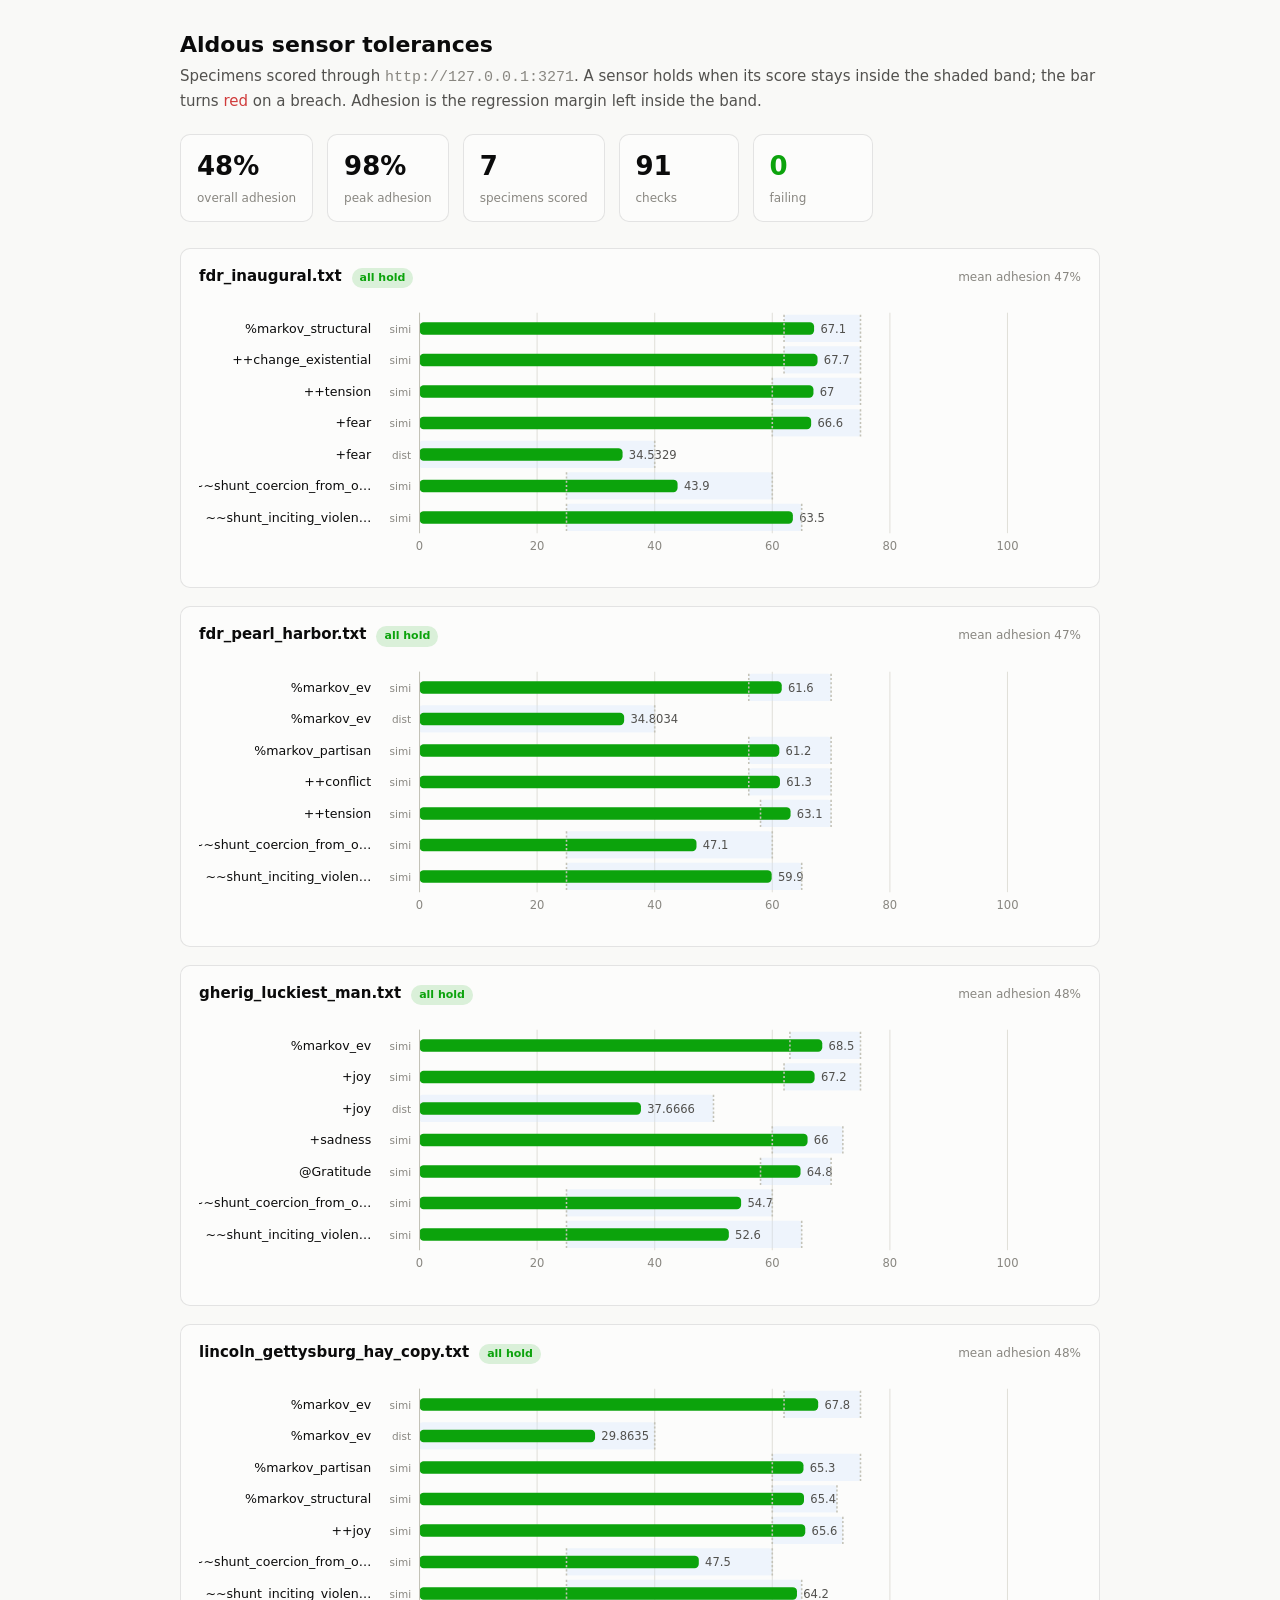
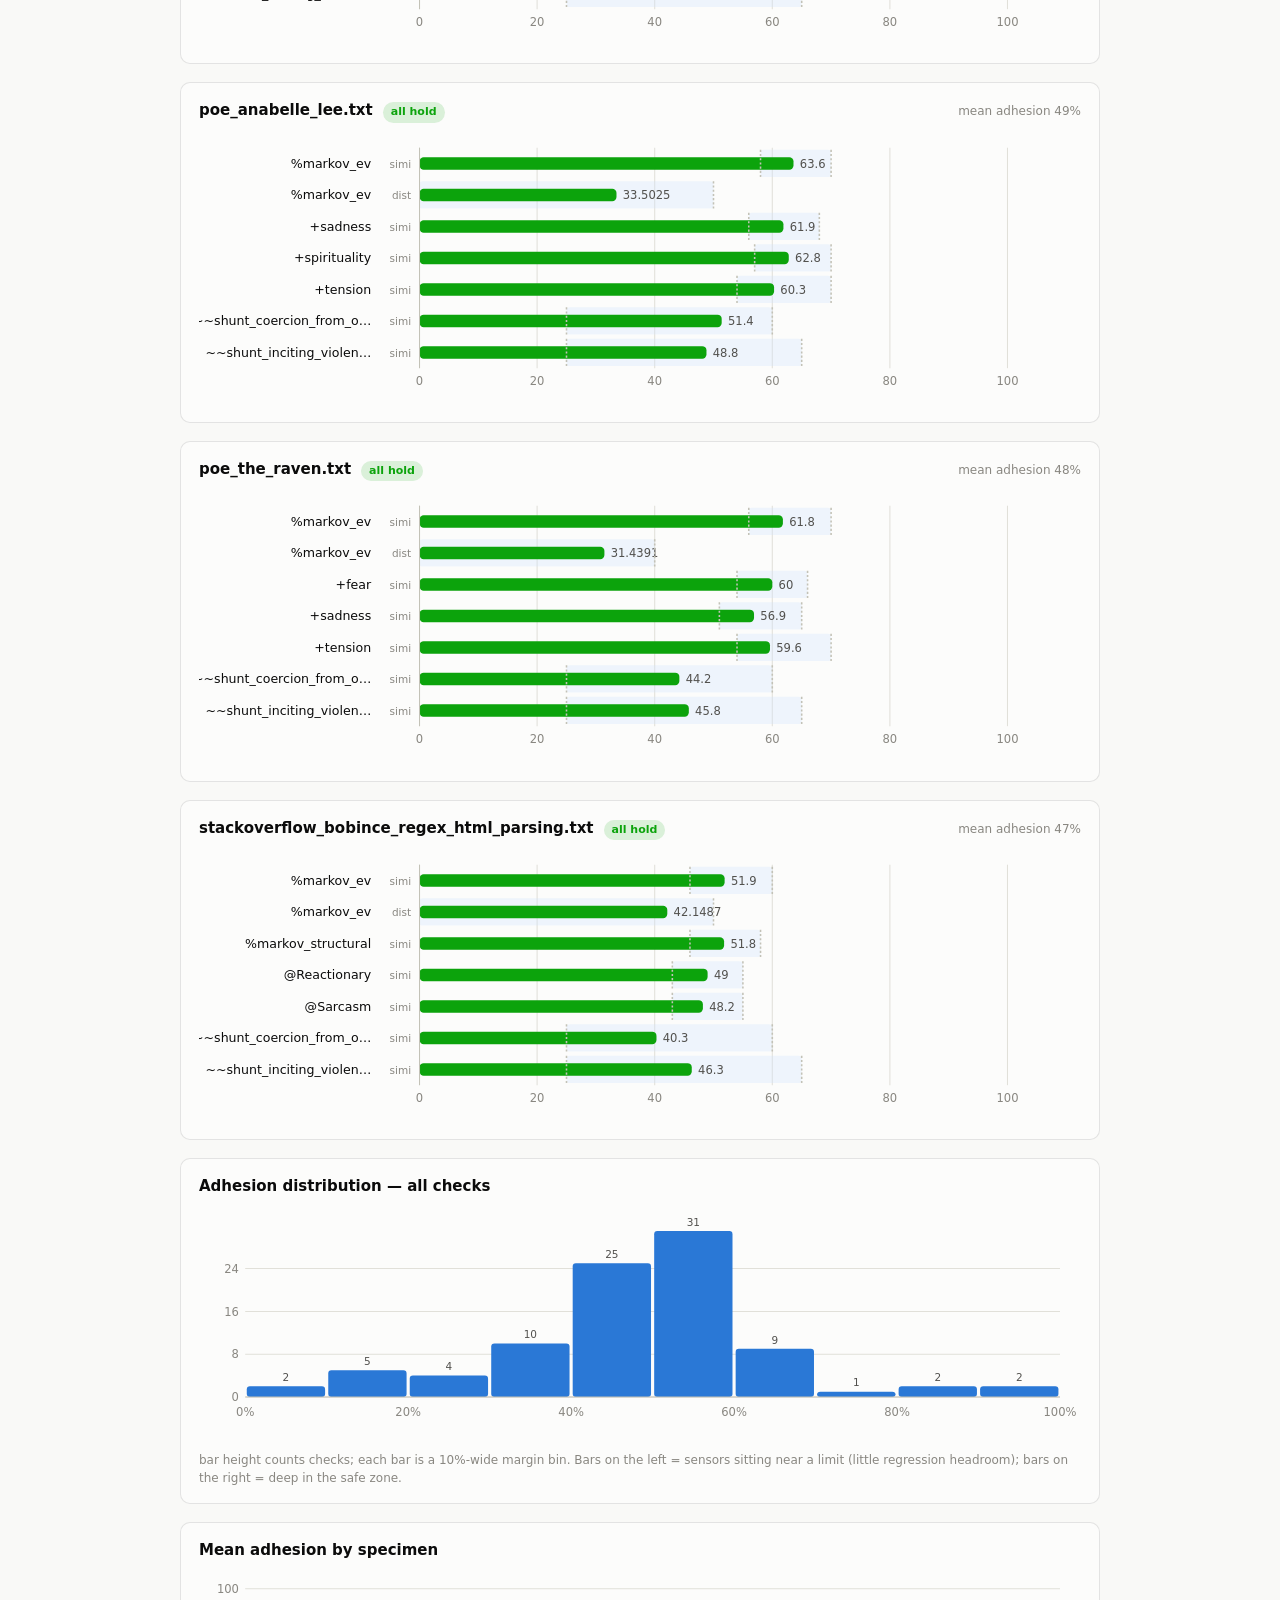
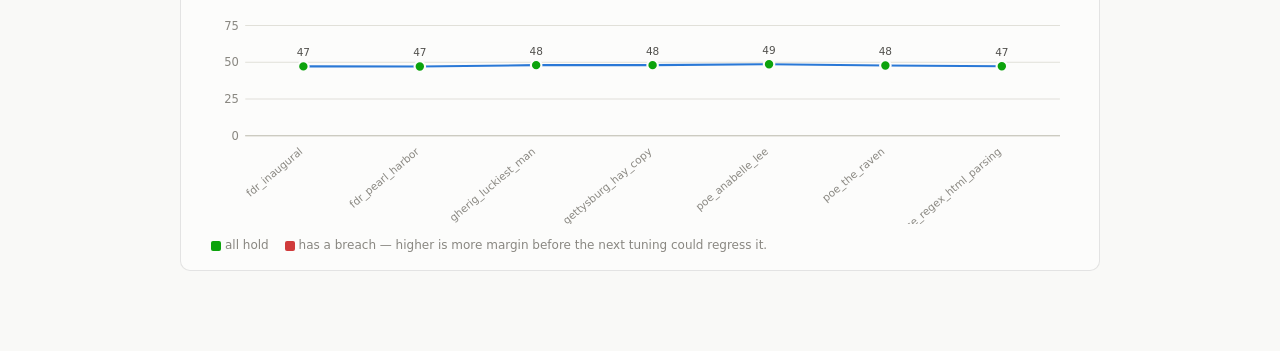
<file: train/tests/release-benchmarks/sensor-benchmarks.html>
<!doctype html><html lang="en"><head><meta charset="utf-8">
<meta name="viewport" content="width=device-width,initial-scale=1">
<title>Aldous sensor tolerances</title>
<style>
  :root { --surface-1:#fcfcfb; --plane:#f9f9f7;
  --ink:#0b0b0b; --ink-2:#52514e; --muted:#898781;
  --grid:#e1e0d9; --axis:#c3c2b7; --border:rgba(11,11,11,.10);
  --series-1:#2a78d6; --band:#cde2fb;
  --good:#0ca30c; --critical:#d03b3b; --warning:#eda100; }
  @media (prefers-color-scheme: dark) { :root { --surface-1:#1a1a19; --plane:#0d0d0d;
    --ink:#fff; --ink-2:#c3c2b7; --muted:#898781;
    --grid:#2c2c2a; --axis:#383835; --border:rgba(255,255,255,.10);
    --series-1:#3987e5; --band:#184f95;
    --good:#0ca30c; --critical:#e34948; --warning:#c98500; } }
  * { box-sizing: border-box; }
  body { margin:0; background:var(--plane); color:var(--ink);
    font:15px/1.5 system-ui,-apple-system,'Segoe UI',sans-serif; }
  .wrap { max-width: 960px; margin:0 auto; padding:28px 20px 64px; }
  h1 { font-size:22px; margin:0 0 4px; }
  .lede { color:var(--ink-2); margin:0 0 22px; }
  .lede code { color:var(--muted); }
  .kpis { display:flex; gap:14px; flex-wrap:wrap; margin:0 0 26px; }
  .kpi { background:var(--surface-1); border:1px solid var(--border); border-radius:10px;
    padding:12px 16px; min-width:120px; }
  .kpi b { display:block; font-size:26px; font-variant-numeric:tabular-nums; }
  .kpi span { color:var(--muted); font-size:12px; }
  .card { background:var(--surface-1); border:1px solid var(--border); border-radius:10px;
    padding:16px 18px; margin:0 0 18px; }
  .card h2 { font-size:15px; margin:0 0 10px; display:flex; align-items:baseline;
    gap:10px; flex-wrap:wrap; }
  .scroll { overflow-x:auto; }
  .sub { color:var(--muted); font-size:12px; font-weight:400; margin-left:auto; }
  .pill { font-size:11px; font-weight:600; padding:2px 8px; border-radius:999px; }
  .pill.ok { color:var(--good); background:color-mix(in srgb,var(--good) 14%,transparent); }
  .pill.bad { color:var(--critical); background:color-mix(in srgb,var(--critical) 14%,transparent); }
  .skip { color:var(--warning); font-size:12px; font-weight:400; }
  .legend { color:var(--muted); font-size:12px; margin:6px 0 0; }
  .sw { display:inline-block; width:10px; height:10px; border-radius:2px; vertical-align:middle;
    margin:0 4px 0 12px; }
</style></head><body><div class="wrap">
<h1>Aldous sensor tolerances</h1>
<p class="lede">Specimens scored through <code>http://127.0.0.1:3271</code>. A sensor
holds when its score stays inside the shaded band; the bar turns
<span style="color:var(--critical)">red</span> on a breach. Adhesion is the
regression margin left inside the band.</p>
<div class="kpis">
  <div class="kpi"><b>48%</b><span>overall adhesion</span></div>
  <div class="kpi"><b>98%</b><span>peak adhesion</span></div>
  <div class="kpi"><b>7</b><span>specimens scored</span></div>
  <div class="kpi"><b>91</b><span>checks</span></div>
  <div class="kpi"><b style="color:var(--good)">0</b>
    <span>failing</span></div>
</div>

<section class="card"><h2>fdr_inaugural.txt <span class="pill ok">all hold</span><span class="sub">mean adhesion 47%</span></h2><div class="scroll"><svg viewBox="0 0 840 254" width="100%" preserveAspectRatio="xMidYMid meet" font-family="system-ui,-apple-system,'Segoe UI',sans-serif" role="img"><line x1="210.0" y1="14" x2="210.0" y2="224" stroke="var(--grid)" stroke-width="1"/><text x="210.0" y="240" fill="var(--muted)" font-size="11" text-anchor="middle" style="font-variant-numeric:tabular-nums">0</text><line x1="322.0" y1="14" x2="322.0" y2="224" stroke="var(--grid)" stroke-width="1"/><text x="322.0" y="240" fill="var(--muted)" font-size="11" text-anchor="middle" style="font-variant-numeric:tabular-nums">20</text><line x1="434.0" y1="14" x2="434.0" y2="224" stroke="var(--grid)" stroke-width="1"/><text x="434.0" y="240" fill="var(--muted)" font-size="11" text-anchor="middle" style="font-variant-numeric:tabular-nums">40</text><line x1="546.0" y1="14" x2="546.0" y2="224" stroke="var(--grid)" stroke-width="1"/><text x="546.0" y="240" fill="var(--muted)" font-size="11" text-anchor="middle" style="font-variant-numeric:tabular-nums">60</text><line x1="658.0" y1="14" x2="658.0" y2="224" stroke="var(--grid)" stroke-width="1"/><text x="658.0" y="240" fill="var(--muted)" font-size="11" text-anchor="middle" style="font-variant-numeric:tabular-nums">80</text><line x1="770.0" y1="14" x2="770.0" y2="224" stroke="var(--grid)" stroke-width="1"/><text x="770.0" y="240" fill="var(--muted)" font-size="11" text-anchor="middle" style="font-variant-numeric:tabular-nums">100</text><rect x="557.2" y="16.0" width="72.8" height="26.0" fill="var(--band)" opacity=".30" rx="3"/><rect x="210" y="23.0" width="375.8" height="12" rx="4" fill="var(--good)"/><text x="591.8" y="33.0" fill="var(--ink-2)" font-size="11" style="font-variant-numeric:tabular-nums">67.1</text><line x1="557.2" y1="16.0" x2="557.2" y2="42.0" stroke="var(--axis)" stroke-width="1.5" stroke-dasharray="2 2"/><line x1="630.0" y1="16.0" x2="630.0" y2="42.0" stroke="var(--axis)" stroke-width="1.5" stroke-dasharray="2 2"/><text x="164" y="33.0" fill="var(--ink)" font-size="12" text-anchor="end"><title>%markov_structural</title>%markov_structural</text><text x="202" y="33.0" fill="var(--muted)" font-size="10" text-anchor="end">simi</text><rect x="557.2" y="46.0" width="72.8" height="26.0" fill="var(--band)" opacity=".30" rx="3"/><rect x="210" y="53.0" width="379.1" height="12" rx="4" fill="var(--good)"/><text x="595.1" y="63.0" fill="var(--ink-2)" font-size="11" style="font-variant-numeric:tabular-nums">67.7</text><line x1="557.2" y1="46.0" x2="557.2" y2="72.0" stroke="var(--axis)" stroke-width="1.5" stroke-dasharray="2 2"/><line x1="630.0" y1="46.0" x2="630.0" y2="72.0" stroke="var(--axis)" stroke-width="1.5" stroke-dasharray="2 2"/><text x="164" y="63.0" fill="var(--ink)" font-size="12" text-anchor="end"><title>++change_existential</title>++change_existential</text><text x="202" y="63.0" fill="var(--muted)" font-size="10" text-anchor="end">simi</text><rect x="546.0" y="76.0" width="84.0" height="26.0" fill="var(--band)" opacity=".30" rx="3"/><rect x="210" y="83.0" width="375.2" height="12" rx="4" fill="var(--good)"/><text x="591.2" y="93.0" fill="var(--ink-2)" font-size="11" style="font-variant-numeric:tabular-nums">67</text><line x1="546.0" y1="76.0" x2="546.0" y2="102.0" stroke="var(--axis)" stroke-width="1.5" stroke-dasharray="2 2"/><line x1="630.0" y1="76.0" x2="630.0" y2="102.0" stroke="var(--axis)" stroke-width="1.5" stroke-dasharray="2 2"/><text x="164" y="93.0" fill="var(--ink)" font-size="12" text-anchor="end"><title>++tension</title>++tension</text><text x="202" y="93.0" fill="var(--muted)" font-size="10" text-anchor="end">simi</text><rect x="546.0" y="106.0" width="84.0" height="26.0" fill="var(--band)" opacity=".30" rx="3"/><rect x="210" y="113.0" width="373.0" height="12" rx="4" fill="var(--good)"/><text x="589.0" y="123.0" fill="var(--ink-2)" font-size="11" style="font-variant-numeric:tabular-nums">66.6</text><line x1="546.0" y1="106.0" x2="546.0" y2="132.0" stroke="var(--axis)" stroke-width="1.5" stroke-dasharray="2 2"/><line x1="630.0" y1="106.0" x2="630.0" y2="132.0" stroke="var(--axis)" stroke-width="1.5" stroke-dasharray="2 2"/><text x="164" y="123.0" fill="var(--ink)" font-size="12" text-anchor="end"><title>+fear</title>+fear</text><text x="202" y="123.0" fill="var(--muted)" font-size="10" text-anchor="end">simi</text><rect x="210.0" y="136.0" width="224.0" height="26.0" fill="var(--band)" opacity=".30" rx="3"/><rect x="210" y="143.0" width="193.4" height="12" rx="4" fill="var(--good)"/><text x="409.4" y="153.0" fill="var(--ink-2)" font-size="11" style="font-variant-numeric:tabular-nums">34.5329</text><line x1="434.0" y1="136.0" x2="434.0" y2="162.0" stroke="var(--axis)" stroke-width="1.5" stroke-dasharray="2 2"/><text x="164" y="153.0" fill="var(--ink)" font-size="12" text-anchor="end"><title>+fear</title>+fear</text><text x="202" y="153.0" fill="var(--muted)" font-size="10" text-anchor="end">dist</text><rect x="350.0" y="166.0" width="196.0" height="26.0" fill="var(--band)" opacity=".30" rx="3"/><rect x="210" y="173.0" width="245.8" height="12" rx="4" fill="var(--good)"/><text x="461.8" y="183.0" fill="var(--ink-2)" font-size="11" style="font-variant-numeric:tabular-nums">43.9</text><line x1="350.0" y1="166.0" x2="350.0" y2="192.0" stroke="var(--axis)" stroke-width="1.5" stroke-dasharray="2 2"/><line x1="546.0" y1="166.0" x2="546.0" y2="192.0" stroke="var(--axis)" stroke-width="1.5" stroke-dasharray="2 2"/><text x="164" y="183.0" fill="var(--ink)" font-size="12" text-anchor="end"><title>~~shunt_coercion_from_or_against_guardian</title>~~shunt_coercion_from_o…</text><text x="202" y="183.0" fill="var(--muted)" font-size="10" text-anchor="end">simi</text><rect x="350.0" y="196.0" width="224.0" height="26.0" fill="var(--band)" opacity=".30" rx="3"/><rect x="210" y="203.0" width="355.6" height="12" rx="4" fill="var(--good)"/><text x="571.6" y="213.0" fill="var(--ink-2)" font-size="11" style="font-variant-numeric:tabular-nums">63.5</text><line x1="350.0" y1="196.0" x2="350.0" y2="222.0" stroke="var(--axis)" stroke-width="1.5" stroke-dasharray="2 2"/><line x1="574.0" y1="196.0" x2="574.0" y2="222.0" stroke="var(--axis)" stroke-width="1.5" stroke-dasharray="2 2"/><text x="164" y="213.0" fill="var(--ink)" font-size="12" text-anchor="end"><title>~~shunt_inciting_violent_action</title>~~shunt_inciting_violen…</text><text x="202" y="213.0" fill="var(--muted)" font-size="10" text-anchor="end">simi</text><line x1="210" y1="14" x2="210" y2="224" stroke="var(--axis)" stroke-width="1"/></svg></div></section><section class="card"><h2>fdr_pearl_harbor.txt <span class="pill ok">all hold</span><span class="sub">mean adhesion 47%</span></h2><div class="scroll"><svg viewBox="0 0 840 254" width="100%" preserveAspectRatio="xMidYMid meet" font-family="system-ui,-apple-system,'Segoe UI',sans-serif" role="img"><line x1="210.0" y1="14" x2="210.0" y2="224" stroke="var(--grid)" stroke-width="1"/><text x="210.0" y="240" fill="var(--muted)" font-size="11" text-anchor="middle" style="font-variant-numeric:tabular-nums">0</text><line x1="322.0" y1="14" x2="322.0" y2="224" stroke="var(--grid)" stroke-width="1"/><text x="322.0" y="240" fill="var(--muted)" font-size="11" text-anchor="middle" style="font-variant-numeric:tabular-nums">20</text><line x1="434.0" y1="14" x2="434.0" y2="224" stroke="var(--grid)" stroke-width="1"/><text x="434.0" y="240" fill="var(--muted)" font-size="11" text-anchor="middle" style="font-variant-numeric:tabular-nums">40</text><line x1="546.0" y1="14" x2="546.0" y2="224" stroke="var(--grid)" stroke-width="1"/><text x="546.0" y="240" fill="var(--muted)" font-size="11" text-anchor="middle" style="font-variant-numeric:tabular-nums">60</text><line x1="658.0" y1="14" x2="658.0" y2="224" stroke="var(--grid)" stroke-width="1"/><text x="658.0" y="240" fill="var(--muted)" font-size="11" text-anchor="middle" style="font-variant-numeric:tabular-nums">80</text><line x1="770.0" y1="14" x2="770.0" y2="224" stroke="var(--grid)" stroke-width="1"/><text x="770.0" y="240" fill="var(--muted)" font-size="11" text-anchor="middle" style="font-variant-numeric:tabular-nums">100</text><rect x="523.6" y="16.0" width="78.4" height="26.0" fill="var(--band)" opacity=".30" rx="3"/><rect x="210" y="23.0" width="345.0" height="12" rx="4" fill="var(--good)"/><text x="561.0" y="33.0" fill="var(--ink-2)" font-size="11" style="font-variant-numeric:tabular-nums">61.6</text><line x1="523.6" y1="16.0" x2="523.6" y2="42.0" stroke="var(--axis)" stroke-width="1.5" stroke-dasharray="2 2"/><line x1="602.0" y1="16.0" x2="602.0" y2="42.0" stroke="var(--axis)" stroke-width="1.5" stroke-dasharray="2 2"/><text x="164" y="33.0" fill="var(--ink)" font-size="12" text-anchor="end"><title>%markov_ev</title>%markov_ev</text><text x="202" y="33.0" fill="var(--muted)" font-size="10" text-anchor="end">simi</text><rect x="210.0" y="46.0" width="224.0" height="26.0" fill="var(--band)" opacity=".30" rx="3"/><rect x="210" y="53.0" width="194.9" height="12" rx="4" fill="var(--good)"/><text x="410.9" y="63.0" fill="var(--ink-2)" font-size="11" style="font-variant-numeric:tabular-nums">34.8034</text><line x1="434.0" y1="46.0" x2="434.0" y2="72.0" stroke="var(--axis)" stroke-width="1.5" stroke-dasharray="2 2"/><text x="164" y="63.0" fill="var(--ink)" font-size="12" text-anchor="end"><title>%markov_ev</title>%markov_ev</text><text x="202" y="63.0" fill="var(--muted)" font-size="10" text-anchor="end">dist</text><rect x="523.6" y="76.0" width="78.4" height="26.0" fill="var(--band)" opacity=".30" rx="3"/><rect x="210" y="83.0" width="342.7" height="12" rx="4" fill="var(--good)"/><text x="558.7" y="93.0" fill="var(--ink-2)" font-size="11" style="font-variant-numeric:tabular-nums">61.2</text><line x1="523.6" y1="76.0" x2="523.6" y2="102.0" stroke="var(--axis)" stroke-width="1.5" stroke-dasharray="2 2"/><line x1="602.0" y1="76.0" x2="602.0" y2="102.0" stroke="var(--axis)" stroke-width="1.5" stroke-dasharray="2 2"/><text x="164" y="93.0" fill="var(--ink)" font-size="12" text-anchor="end"><title>%markov_partisan</title>%markov_partisan</text><text x="202" y="93.0" fill="var(--muted)" font-size="10" text-anchor="end">simi</text><rect x="523.6" y="106.0" width="78.4" height="26.0" fill="var(--band)" opacity=".30" rx="3"/><rect x="210" y="113.0" width="343.3" height="12" rx="4" fill="var(--good)"/><text x="559.3" y="123.0" fill="var(--ink-2)" font-size="11" style="font-variant-numeric:tabular-nums">61.3</text><line x1="523.6" y1="106.0" x2="523.6" y2="132.0" stroke="var(--axis)" stroke-width="1.5" stroke-dasharray="2 2"/><line x1="602.0" y1="106.0" x2="602.0" y2="132.0" stroke="var(--axis)" stroke-width="1.5" stroke-dasharray="2 2"/><text x="164" y="123.0" fill="var(--ink)" font-size="12" text-anchor="end"><title>++conflict</title>++conflict</text><text x="202" y="123.0" fill="var(--muted)" font-size="10" text-anchor="end">simi</text><rect x="534.8" y="136.0" width="67.2" height="26.0" fill="var(--band)" opacity=".30" rx="3"/><rect x="210" y="143.0" width="353.4" height="12" rx="4" fill="var(--good)"/><text x="569.4" y="153.0" fill="var(--ink-2)" font-size="11" style="font-variant-numeric:tabular-nums">63.1</text><line x1="534.8" y1="136.0" x2="534.8" y2="162.0" stroke="var(--axis)" stroke-width="1.5" stroke-dasharray="2 2"/><line x1="602.0" y1="136.0" x2="602.0" y2="162.0" stroke="var(--axis)" stroke-width="1.5" stroke-dasharray="2 2"/><text x="164" y="153.0" fill="var(--ink)" font-size="12" text-anchor="end"><title>++tension</title>++tension</text><text x="202" y="153.0" fill="var(--muted)" font-size="10" text-anchor="end">simi</text><rect x="350.0" y="166.0" width="196.0" height="26.0" fill="var(--band)" opacity=".30" rx="3"/><rect x="210" y="173.0" width="263.8" height="12" rx="4" fill="var(--good)"/><text x="479.8" y="183.0" fill="var(--ink-2)" font-size="11" style="font-variant-numeric:tabular-nums">47.1</text><line x1="350.0" y1="166.0" x2="350.0" y2="192.0" stroke="var(--axis)" stroke-width="1.5" stroke-dasharray="2 2"/><line x1="546.0" y1="166.0" x2="546.0" y2="192.0" stroke="var(--axis)" stroke-width="1.5" stroke-dasharray="2 2"/><text x="164" y="183.0" fill="var(--ink)" font-size="12" text-anchor="end"><title>~~shunt_coercion_from_or_against_guardian</title>~~shunt_coercion_from_o…</text><text x="202" y="183.0" fill="var(--muted)" font-size="10" text-anchor="end">simi</text><rect x="350.0" y="196.0" width="224.0" height="26.0" fill="var(--band)" opacity=".30" rx="3"/><rect x="210" y="203.0" width="335.4" height="12" rx="4" fill="var(--good)"/><text x="551.4" y="213.0" fill="var(--ink-2)" font-size="11" style="font-variant-numeric:tabular-nums">59.9</text><line x1="350.0" y1="196.0" x2="350.0" y2="222.0" stroke="var(--axis)" stroke-width="1.5" stroke-dasharray="2 2"/><line x1="574.0" y1="196.0" x2="574.0" y2="222.0" stroke="var(--axis)" stroke-width="1.5" stroke-dasharray="2 2"/><text x="164" y="213.0" fill="var(--ink)" font-size="12" text-anchor="end"><title>~~shunt_inciting_violent_action</title>~~shunt_inciting_violen…</text><text x="202" y="213.0" fill="var(--muted)" font-size="10" text-anchor="end">simi</text><line x1="210" y1="14" x2="210" y2="224" stroke="var(--axis)" stroke-width="1"/></svg></div></section><section class="card"><h2>gherig_luckiest_man.txt <span class="pill ok">all hold</span><span class="sub">mean adhesion 48%</span></h2><div class="scroll"><svg viewBox="0 0 840 254" width="100%" preserveAspectRatio="xMidYMid meet" font-family="system-ui,-apple-system,'Segoe UI',sans-serif" role="img"><line x1="210.0" y1="14" x2="210.0" y2="224" stroke="var(--grid)" stroke-width="1"/><text x="210.0" y="240" fill="var(--muted)" font-size="11" text-anchor="middle" style="font-variant-numeric:tabular-nums">0</text><line x1="322.0" y1="14" x2="322.0" y2="224" stroke="var(--grid)" stroke-width="1"/><text x="322.0" y="240" fill="var(--muted)" font-size="11" text-anchor="middle" style="font-variant-numeric:tabular-nums">20</text><line x1="434.0" y1="14" x2="434.0" y2="224" stroke="var(--grid)" stroke-width="1"/><text x="434.0" y="240" fill="var(--muted)" font-size="11" text-anchor="middle" style="font-variant-numeric:tabular-nums">40</text><line x1="546.0" y1="14" x2="546.0" y2="224" stroke="var(--grid)" stroke-width="1"/><text x="546.0" y="240" fill="var(--muted)" font-size="11" text-anchor="middle" style="font-variant-numeric:tabular-nums">60</text><line x1="658.0" y1="14" x2="658.0" y2="224" stroke="var(--grid)" stroke-width="1"/><text x="658.0" y="240" fill="var(--muted)" font-size="11" text-anchor="middle" style="font-variant-numeric:tabular-nums">80</text><line x1="770.0" y1="14" x2="770.0" y2="224" stroke="var(--grid)" stroke-width="1"/><text x="770.0" y="240" fill="var(--muted)" font-size="11" text-anchor="middle" style="font-variant-numeric:tabular-nums">100</text><rect x="562.8" y="16.0" width="67.2" height="26.0" fill="var(--band)" opacity=".30" rx="3"/><rect x="210" y="23.0" width="383.6" height="12" rx="4" fill="var(--good)"/><text x="599.6" y="33.0" fill="var(--ink-2)" font-size="11" style="font-variant-numeric:tabular-nums">68.5</text><line x1="562.8" y1="16.0" x2="562.8" y2="42.0" stroke="var(--axis)" stroke-width="1.5" stroke-dasharray="2 2"/><line x1="630.0" y1="16.0" x2="630.0" y2="42.0" stroke="var(--axis)" stroke-width="1.5" stroke-dasharray="2 2"/><text x="164" y="33.0" fill="var(--ink)" font-size="12" text-anchor="end"><title>%markov_ev</title>%markov_ev</text><text x="202" y="33.0" fill="var(--muted)" font-size="10" text-anchor="end">simi</text><rect x="557.2" y="46.0" width="72.8" height="26.0" fill="var(--band)" opacity=".30" rx="3"/><rect x="210" y="53.0" width="376.3" height="12" rx="4" fill="var(--good)"/><text x="592.3" y="63.0" fill="var(--ink-2)" font-size="11" style="font-variant-numeric:tabular-nums">67.2</text><line x1="557.2" y1="46.0" x2="557.2" y2="72.0" stroke="var(--axis)" stroke-width="1.5" stroke-dasharray="2 2"/><line x1="630.0" y1="46.0" x2="630.0" y2="72.0" stroke="var(--axis)" stroke-width="1.5" stroke-dasharray="2 2"/><text x="164" y="63.0" fill="var(--ink)" font-size="12" text-anchor="end"><title>+joy</title>+joy</text><text x="202" y="63.0" fill="var(--muted)" font-size="10" text-anchor="end">simi</text><rect x="210.0" y="76.0" width="280.0" height="26.0" fill="var(--band)" opacity=".30" rx="3"/><rect x="210" y="83.0" width="210.9" height="12" rx="4" fill="var(--good)"/><text x="426.9" y="93.0" fill="var(--ink-2)" font-size="11" style="font-variant-numeric:tabular-nums">37.6666</text><line x1="490.0" y1="76.0" x2="490.0" y2="102.0" stroke="var(--axis)" stroke-width="1.5" stroke-dasharray="2 2"/><text x="164" y="93.0" fill="var(--ink)" font-size="12" text-anchor="end"><title>+joy</title>+joy</text><text x="202" y="93.0" fill="var(--muted)" font-size="10" text-anchor="end">dist</text><rect x="546.0" y="106.0" width="67.2" height="26.0" fill="var(--band)" opacity=".30" rx="3"/><rect x="210" y="113.0" width="369.6" height="12" rx="4" fill="var(--good)"/><text x="585.6" y="123.0" fill="var(--ink-2)" font-size="11" style="font-variant-numeric:tabular-nums">66</text><line x1="546.0" y1="106.0" x2="546.0" y2="132.0" stroke="var(--axis)" stroke-width="1.5" stroke-dasharray="2 2"/><line x1="613.2" y1="106.0" x2="613.2" y2="132.0" stroke="var(--axis)" stroke-width="1.5" stroke-dasharray="2 2"/><text x="164" y="123.0" fill="var(--ink)" font-size="12" text-anchor="end"><title>+sadness</title>+sadness</text><text x="202" y="123.0" fill="var(--muted)" font-size="10" text-anchor="end">simi</text><rect x="534.8" y="136.0" width="67.2" height="26.0" fill="var(--band)" opacity=".30" rx="3"/><rect x="210" y="143.0" width="362.9" height="12" rx="4" fill="var(--good)"/><text x="578.9" y="153.0" fill="var(--ink-2)" font-size="11" style="font-variant-numeric:tabular-nums">64.8</text><line x1="534.8" y1="136.0" x2="534.8" y2="162.0" stroke="var(--axis)" stroke-width="1.5" stroke-dasharray="2 2"/><line x1="602.0" y1="136.0" x2="602.0" y2="162.0" stroke="var(--axis)" stroke-width="1.5" stroke-dasharray="2 2"/><text x="164" y="153.0" fill="var(--ink)" font-size="12" text-anchor="end"><title>@Gratitude</title>@Gratitude</text><text x="202" y="153.0" fill="var(--muted)" font-size="10" text-anchor="end">simi</text><rect x="350.0" y="166.0" width="196.0" height="26.0" fill="var(--band)" opacity=".30" rx="3"/><rect x="210" y="173.0" width="306.3" height="12" rx="4" fill="var(--good)"/><text x="522.3" y="183.0" fill="var(--ink-2)" font-size="11" style="font-variant-numeric:tabular-nums">54.7</text><line x1="350.0" y1="166.0" x2="350.0" y2="192.0" stroke="var(--axis)" stroke-width="1.5" stroke-dasharray="2 2"/><line x1="546.0" y1="166.0" x2="546.0" y2="192.0" stroke="var(--axis)" stroke-width="1.5" stroke-dasharray="2 2"/><text x="164" y="183.0" fill="var(--ink)" font-size="12" text-anchor="end"><title>~~shunt_coercion_from_or_against_guardian</title>~~shunt_coercion_from_o…</text><text x="202" y="183.0" fill="var(--muted)" font-size="10" text-anchor="end">simi</text><rect x="350.0" y="196.0" width="224.0" height="26.0" fill="var(--band)" opacity=".30" rx="3"/><rect x="210" y="203.0" width="294.6" height="12" rx="4" fill="var(--good)"/><text x="510.6" y="213.0" fill="var(--ink-2)" font-size="11" style="font-variant-numeric:tabular-nums">52.6</text><line x1="350.0" y1="196.0" x2="350.0" y2="222.0" stroke="var(--axis)" stroke-width="1.5" stroke-dasharray="2 2"/><line x1="574.0" y1="196.0" x2="574.0" y2="222.0" stroke="var(--axis)" stroke-width="1.5" stroke-dasharray="2 2"/><text x="164" y="213.0" fill="var(--ink)" font-size="12" text-anchor="end"><title>~~shunt_inciting_violent_action</title>~~shunt_inciting_violen…</text><text x="202" y="213.0" fill="var(--muted)" font-size="10" text-anchor="end">simi</text><line x1="210" y1="14" x2="210" y2="224" stroke="var(--axis)" stroke-width="1"/></svg></div></section><section class="card"><h2>lincoln_gettysburg_hay_copy.txt <span class="pill ok">all hold</span><span class="sub">mean adhesion 48%</span></h2><div class="scroll"><svg viewBox="0 0 840 254" width="100%" preserveAspectRatio="xMidYMid meet" font-family="system-ui,-apple-system,'Segoe UI',sans-serif" role="img"><line x1="210.0" y1="14" x2="210.0" y2="224" stroke="var(--grid)" stroke-width="1"/><text x="210.0" y="240" fill="var(--muted)" font-size="11" text-anchor="middle" style="font-variant-numeric:tabular-nums">0</text><line x1="322.0" y1="14" x2="322.0" y2="224" stroke="var(--grid)" stroke-width="1"/><text x="322.0" y="240" fill="var(--muted)" font-size="11" text-anchor="middle" style="font-variant-numeric:tabular-nums">20</text><line x1="434.0" y1="14" x2="434.0" y2="224" stroke="var(--grid)" stroke-width="1"/><text x="434.0" y="240" fill="var(--muted)" font-size="11" text-anchor="middle" style="font-variant-numeric:tabular-nums">40</text><line x1="546.0" y1="14" x2="546.0" y2="224" stroke="var(--grid)" stroke-width="1"/><text x="546.0" y="240" fill="var(--muted)" font-size="11" text-anchor="middle" style="font-variant-numeric:tabular-nums">60</text><line x1="658.0" y1="14" x2="658.0" y2="224" stroke="var(--grid)" stroke-width="1"/><text x="658.0" y="240" fill="var(--muted)" font-size="11" text-anchor="middle" style="font-variant-numeric:tabular-nums">80</text><line x1="770.0" y1="14" x2="770.0" y2="224" stroke="var(--grid)" stroke-width="1"/><text x="770.0" y="240" fill="var(--muted)" font-size="11" text-anchor="middle" style="font-variant-numeric:tabular-nums">100</text><rect x="557.2" y="16.0" width="72.8" height="26.0" fill="var(--band)" opacity=".30" rx="3"/><rect x="210" y="23.0" width="379.7" height="12" rx="4" fill="var(--good)"/><text x="595.7" y="33.0" fill="var(--ink-2)" font-size="11" style="font-variant-numeric:tabular-nums">67.8</text><line x1="557.2" y1="16.0" x2="557.2" y2="42.0" stroke="var(--axis)" stroke-width="1.5" stroke-dasharray="2 2"/><line x1="630.0" y1="16.0" x2="630.0" y2="42.0" stroke="var(--axis)" stroke-width="1.5" stroke-dasharray="2 2"/><text x="164" y="33.0" fill="var(--ink)" font-size="12" text-anchor="end"><title>%markov_ev</title>%markov_ev</text><text x="202" y="33.0" fill="var(--muted)" font-size="10" text-anchor="end">simi</text><rect x="210.0" y="46.0" width="224.0" height="26.0" fill="var(--band)" opacity=".30" rx="3"/><rect x="210" y="53.0" width="167.2" height="12" rx="4" fill="var(--good)"/><text x="383.2" y="63.0" fill="var(--ink-2)" font-size="11" style="font-variant-numeric:tabular-nums">29.8635</text><line x1="434.0" y1="46.0" x2="434.0" y2="72.0" stroke="var(--axis)" stroke-width="1.5" stroke-dasharray="2 2"/><text x="164" y="63.0" fill="var(--ink)" font-size="12" text-anchor="end"><title>%markov_ev</title>%markov_ev</text><text x="202" y="63.0" fill="var(--muted)" font-size="10" text-anchor="end">dist</text><rect x="546.0" y="76.0" width="84.0" height="26.0" fill="var(--band)" opacity=".30" rx="3"/><rect x="210" y="83.0" width="365.7" height="12" rx="4" fill="var(--good)"/><text x="581.7" y="93.0" fill="var(--ink-2)" font-size="11" style="font-variant-numeric:tabular-nums">65.3</text><line x1="546.0" y1="76.0" x2="546.0" y2="102.0" stroke="var(--axis)" stroke-width="1.5" stroke-dasharray="2 2"/><line x1="630.0" y1="76.0" x2="630.0" y2="102.0" stroke="var(--axis)" stroke-width="1.5" stroke-dasharray="2 2"/><text x="164" y="93.0" fill="var(--ink)" font-size="12" text-anchor="end"><title>%markov_partisan</title>%markov_partisan</text><text x="202" y="93.0" fill="var(--muted)" font-size="10" text-anchor="end">simi</text><rect x="546.0" y="106.0" width="61.6" height="26.0" fill="var(--band)" opacity=".30" rx="3"/><rect x="210" y="113.0" width="366.2" height="12" rx="4" fill="var(--good)"/><text x="582.2" y="123.0" fill="var(--ink-2)" font-size="11" style="font-variant-numeric:tabular-nums">65.4</text><line x1="546.0" y1="106.0" x2="546.0" y2="132.0" stroke="var(--axis)" stroke-width="1.5" stroke-dasharray="2 2"/><line x1="607.6" y1="106.0" x2="607.6" y2="132.0" stroke="var(--axis)" stroke-width="1.5" stroke-dasharray="2 2"/><text x="164" y="123.0" fill="var(--ink)" font-size="12" text-anchor="end"><title>%markov_structural</title>%markov_structural</text><text x="202" y="123.0" fill="var(--muted)" font-size="10" text-anchor="end">simi</text><rect x="546.0" y="136.0" width="67.2" height="26.0" fill="var(--band)" opacity=".30" rx="3"/><rect x="210" y="143.0" width="367.4" height="12" rx="4" fill="var(--good)"/><text x="583.4" y="153.0" fill="var(--ink-2)" font-size="11" style="font-variant-numeric:tabular-nums">65.6</text><line x1="546.0" y1="136.0" x2="546.0" y2="162.0" stroke="var(--axis)" stroke-width="1.5" stroke-dasharray="2 2"/><line x1="613.2" y1="136.0" x2="613.2" y2="162.0" stroke="var(--axis)" stroke-width="1.5" stroke-dasharray="2 2"/><text x="164" y="153.0" fill="var(--ink)" font-size="12" text-anchor="end"><title>++joy</title>++joy</text><text x="202" y="153.0" fill="var(--muted)" font-size="10" text-anchor="end">simi</text><rect x="350.0" y="166.0" width="196.0" height="26.0" fill="var(--band)" opacity=".30" rx="3"/><rect x="210" y="173.0" width="266.0" height="12" rx="4" fill="var(--good)"/><text x="482.0" y="183.0" fill="var(--ink-2)" font-size="11" style="font-variant-numeric:tabular-nums">47.5</text><line x1="350.0" y1="166.0" x2="350.0" y2="192.0" stroke="var(--axis)" stroke-width="1.5" stroke-dasharray="2 2"/><line x1="546.0" y1="166.0" x2="546.0" y2="192.0" stroke="var(--axis)" stroke-width="1.5" stroke-dasharray="2 2"/><text x="164" y="183.0" fill="var(--ink)" font-size="12" text-anchor="end"><title>~~shunt_coercion_from_or_against_guardian</title>~~shunt_coercion_from_o…</text><text x="202" y="183.0" fill="var(--muted)" font-size="10" text-anchor="end">simi</text><rect x="350.0" y="196.0" width="224.0" height="26.0" fill="var(--band)" opacity=".30" rx="3"/><rect x="210" y="203.0" width="359.5" height="12" rx="4" fill="var(--good)"/><text x="575.5" y="213.0" fill="var(--ink-2)" font-size="11" style="font-variant-numeric:tabular-nums">64.2</text><line x1="350.0" y1="196.0" x2="350.0" y2="222.0" stroke="var(--axis)" stroke-width="1.5" stroke-dasharray="2 2"/><line x1="574.0" y1="196.0" x2="574.0" y2="222.0" stroke="var(--axis)" stroke-width="1.5" stroke-dasharray="2 2"/><text x="164" y="213.0" fill="var(--ink)" font-size="12" text-anchor="end"><title>~~shunt_inciting_violent_action</title>~~shunt_inciting_violen…</text><text x="202" y="213.0" fill="var(--muted)" font-size="10" text-anchor="end">simi</text><line x1="210" y1="14" x2="210" y2="224" stroke="var(--axis)" stroke-width="1"/></svg></div></section><section class="card"><h2>poe_anabelle_lee.txt <span class="pill ok">all hold</span><span class="sub">mean adhesion 49%</span></h2><div class="scroll"><svg viewBox="0 0 840 254" width="100%" preserveAspectRatio="xMidYMid meet" font-family="system-ui,-apple-system,'Segoe UI',sans-serif" role="img"><line x1="210.0" y1="14" x2="210.0" y2="224" stroke="var(--grid)" stroke-width="1"/><text x="210.0" y="240" fill="var(--muted)" font-size="11" text-anchor="middle" style="font-variant-numeric:tabular-nums">0</text><line x1="322.0" y1="14" x2="322.0" y2="224" stroke="var(--grid)" stroke-width="1"/><text x="322.0" y="240" fill="var(--muted)" font-size="11" text-anchor="middle" style="font-variant-numeric:tabular-nums">20</text><line x1="434.0" y1="14" x2="434.0" y2="224" stroke="var(--grid)" stroke-width="1"/><text x="434.0" y="240" fill="var(--muted)" font-size="11" text-anchor="middle" style="font-variant-numeric:tabular-nums">40</text><line x1="546.0" y1="14" x2="546.0" y2="224" stroke="var(--grid)" stroke-width="1"/><text x="546.0" y="240" fill="var(--muted)" font-size="11" text-anchor="middle" style="font-variant-numeric:tabular-nums">60</text><line x1="658.0" y1="14" x2="658.0" y2="224" stroke="var(--grid)" stroke-width="1"/><text x="658.0" y="240" fill="var(--muted)" font-size="11" text-anchor="middle" style="font-variant-numeric:tabular-nums">80</text><line x1="770.0" y1="14" x2="770.0" y2="224" stroke="var(--grid)" stroke-width="1"/><text x="770.0" y="240" fill="var(--muted)" font-size="11" text-anchor="middle" style="font-variant-numeric:tabular-nums">100</text><rect x="534.8" y="16.0" width="67.2" height="26.0" fill="var(--band)" opacity=".30" rx="3"/><rect x="210" y="23.0" width="356.2" height="12" rx="4" fill="var(--good)"/><text x="572.2" y="33.0" fill="var(--ink-2)" font-size="11" style="font-variant-numeric:tabular-nums">63.6</text><line x1="534.8" y1="16.0" x2="534.8" y2="42.0" stroke="var(--axis)" stroke-width="1.5" stroke-dasharray="2 2"/><line x1="602.0" y1="16.0" x2="602.0" y2="42.0" stroke="var(--axis)" stroke-width="1.5" stroke-dasharray="2 2"/><text x="164" y="33.0" fill="var(--ink)" font-size="12" text-anchor="end"><title>%markov_ev</title>%markov_ev</text><text x="202" y="33.0" fill="var(--muted)" font-size="10" text-anchor="end">simi</text><rect x="210.0" y="46.0" width="280.0" height="26.0" fill="var(--band)" opacity=".30" rx="3"/><rect x="210" y="53.0" width="187.6" height="12" rx="4" fill="var(--good)"/><text x="403.6" y="63.0" fill="var(--ink-2)" font-size="11" style="font-variant-numeric:tabular-nums">33.5025</text><line x1="490.0" y1="46.0" x2="490.0" y2="72.0" stroke="var(--axis)" stroke-width="1.5" stroke-dasharray="2 2"/><text x="164" y="63.0" fill="var(--ink)" font-size="12" text-anchor="end"><title>%markov_ev</title>%markov_ev</text><text x="202" y="63.0" fill="var(--muted)" font-size="10" text-anchor="end">dist</text><rect x="523.6" y="76.0" width="67.2" height="26.0" fill="var(--band)" opacity=".30" rx="3"/><rect x="210" y="83.0" width="346.6" height="12" rx="4" fill="var(--good)"/><text x="562.6" y="93.0" fill="var(--ink-2)" font-size="11" style="font-variant-numeric:tabular-nums">61.9</text><line x1="523.6" y1="76.0" x2="523.6" y2="102.0" stroke="var(--axis)" stroke-width="1.5" stroke-dasharray="2 2"/><line x1="590.8" y1="76.0" x2="590.8" y2="102.0" stroke="var(--axis)" stroke-width="1.5" stroke-dasharray="2 2"/><text x="164" y="93.0" fill="var(--ink)" font-size="12" text-anchor="end"><title>+sadness</title>+sadness</text><text x="202" y="93.0" fill="var(--muted)" font-size="10" text-anchor="end">simi</text><rect x="529.2" y="106.0" width="72.8" height="26.0" fill="var(--band)" opacity=".30" rx="3"/><rect x="210" y="113.0" width="351.7" height="12" rx="4" fill="var(--good)"/><text x="567.7" y="123.0" fill="var(--ink-2)" font-size="11" style="font-variant-numeric:tabular-nums">62.8</text><line x1="529.2" y1="106.0" x2="529.2" y2="132.0" stroke="var(--axis)" stroke-width="1.5" stroke-dasharray="2 2"/><line x1="602.0" y1="106.0" x2="602.0" y2="132.0" stroke="var(--axis)" stroke-width="1.5" stroke-dasharray="2 2"/><text x="164" y="123.0" fill="var(--ink)" font-size="12" text-anchor="end"><title>+spirituality</title>+spirituality</text><text x="202" y="123.0" fill="var(--muted)" font-size="10" text-anchor="end">simi</text><rect x="512.4" y="136.0" width="89.6" height="26.0" fill="var(--band)" opacity=".30" rx="3"/><rect x="210" y="143.0" width="337.7" height="12" rx="4" fill="var(--good)"/><text x="553.7" y="153.0" fill="var(--ink-2)" font-size="11" style="font-variant-numeric:tabular-nums">60.3</text><line x1="512.4" y1="136.0" x2="512.4" y2="162.0" stroke="var(--axis)" stroke-width="1.5" stroke-dasharray="2 2"/><line x1="602.0" y1="136.0" x2="602.0" y2="162.0" stroke="var(--axis)" stroke-width="1.5" stroke-dasharray="2 2"/><text x="164" y="153.0" fill="var(--ink)" font-size="12" text-anchor="end"><title>+tension</title>+tension</text><text x="202" y="153.0" fill="var(--muted)" font-size="10" text-anchor="end">simi</text><rect x="350.0" y="166.0" width="196.0" height="26.0" fill="var(--band)" opacity=".30" rx="3"/><rect x="210" y="173.0" width="287.8" height="12" rx="4" fill="var(--good)"/><text x="503.8" y="183.0" fill="var(--ink-2)" font-size="11" style="font-variant-numeric:tabular-nums">51.4</text><line x1="350.0" y1="166.0" x2="350.0" y2="192.0" stroke="var(--axis)" stroke-width="1.5" stroke-dasharray="2 2"/><line x1="546.0" y1="166.0" x2="546.0" y2="192.0" stroke="var(--axis)" stroke-width="1.5" stroke-dasharray="2 2"/><text x="164" y="183.0" fill="var(--ink)" font-size="12" text-anchor="end"><title>~~shunt_coercion_from_or_against_guardian</title>~~shunt_coercion_from_o…</text><text x="202" y="183.0" fill="var(--muted)" font-size="10" text-anchor="end">simi</text><rect x="350.0" y="196.0" width="224.0" height="26.0" fill="var(--band)" opacity=".30" rx="3"/><rect x="210" y="203.0" width="273.3" height="12" rx="4" fill="var(--good)"/><text x="489.3" y="213.0" fill="var(--ink-2)" font-size="11" style="font-variant-numeric:tabular-nums">48.8</text><line x1="350.0" y1="196.0" x2="350.0" y2="222.0" stroke="var(--axis)" stroke-width="1.5" stroke-dasharray="2 2"/><line x1="574.0" y1="196.0" x2="574.0" y2="222.0" stroke="var(--axis)" stroke-width="1.5" stroke-dasharray="2 2"/><text x="164" y="213.0" fill="var(--ink)" font-size="12" text-anchor="end"><title>~~shunt_inciting_violent_action</title>~~shunt_inciting_violen…</text><text x="202" y="213.0" fill="var(--muted)" font-size="10" text-anchor="end">simi</text><line x1="210" y1="14" x2="210" y2="224" stroke="var(--axis)" stroke-width="1"/></svg></div></section><section class="card"><h2>poe_the_raven.txt <span class="pill ok">all hold</span><span class="sub">mean adhesion 48%</span></h2><div class="scroll"><svg viewBox="0 0 840 254" width="100%" preserveAspectRatio="xMidYMid meet" font-family="system-ui,-apple-system,'Segoe UI',sans-serif" role="img"><line x1="210.0" y1="14" x2="210.0" y2="224" stroke="var(--grid)" stroke-width="1"/><text x="210.0" y="240" fill="var(--muted)" font-size="11" text-anchor="middle" style="font-variant-numeric:tabular-nums">0</text><line x1="322.0" y1="14" x2="322.0" y2="224" stroke="var(--grid)" stroke-width="1"/><text x="322.0" y="240" fill="var(--muted)" font-size="11" text-anchor="middle" style="font-variant-numeric:tabular-nums">20</text><line x1="434.0" y1="14" x2="434.0" y2="224" stroke="var(--grid)" stroke-width="1"/><text x="434.0" y="240" fill="var(--muted)" font-size="11" text-anchor="middle" style="font-variant-numeric:tabular-nums">40</text><line x1="546.0" y1="14" x2="546.0" y2="224" stroke="var(--grid)" stroke-width="1"/><text x="546.0" y="240" fill="var(--muted)" font-size="11" text-anchor="middle" style="font-variant-numeric:tabular-nums">60</text><line x1="658.0" y1="14" x2="658.0" y2="224" stroke="var(--grid)" stroke-width="1"/><text x="658.0" y="240" fill="var(--muted)" font-size="11" text-anchor="middle" style="font-variant-numeric:tabular-nums">80</text><line x1="770.0" y1="14" x2="770.0" y2="224" stroke="var(--grid)" stroke-width="1"/><text x="770.0" y="240" fill="var(--muted)" font-size="11" text-anchor="middle" style="font-variant-numeric:tabular-nums">100</text><rect x="523.6" y="16.0" width="78.4" height="26.0" fill="var(--band)" opacity=".30" rx="3"/><rect x="210" y="23.0" width="346.1" height="12" rx="4" fill="var(--good)"/><text x="562.1" y="33.0" fill="var(--ink-2)" font-size="11" style="font-variant-numeric:tabular-nums">61.8</text><line x1="523.6" y1="16.0" x2="523.6" y2="42.0" stroke="var(--axis)" stroke-width="1.5" stroke-dasharray="2 2"/><line x1="602.0" y1="16.0" x2="602.0" y2="42.0" stroke="var(--axis)" stroke-width="1.5" stroke-dasharray="2 2"/><text x="164" y="33.0" fill="var(--ink)" font-size="12" text-anchor="end"><title>%markov_ev</title>%markov_ev</text><text x="202" y="33.0" fill="var(--muted)" font-size="10" text-anchor="end">simi</text><rect x="210.0" y="46.0" width="224.0" height="26.0" fill="var(--band)" opacity=".30" rx="3"/><rect x="210" y="53.0" width="176.1" height="12" rx="4" fill="var(--good)"/><text x="392.1" y="63.0" fill="var(--ink-2)" font-size="11" style="font-variant-numeric:tabular-nums">31.4391</text><line x1="434.0" y1="46.0" x2="434.0" y2="72.0" stroke="var(--axis)" stroke-width="1.5" stroke-dasharray="2 2"/><text x="164" y="63.0" fill="var(--ink)" font-size="12" text-anchor="end"><title>%markov_ev</title>%markov_ev</text><text x="202" y="63.0" fill="var(--muted)" font-size="10" text-anchor="end">dist</text><rect x="512.4" y="76.0" width="67.2" height="26.0" fill="var(--band)" opacity=".30" rx="3"/><rect x="210" y="83.0" width="336.0" height="12" rx="4" fill="var(--good)"/><text x="552.0" y="93.0" fill="var(--ink-2)" font-size="11" style="font-variant-numeric:tabular-nums">60</text><line x1="512.4" y1="76.0" x2="512.4" y2="102.0" stroke="var(--axis)" stroke-width="1.5" stroke-dasharray="2 2"/><line x1="579.6" y1="76.0" x2="579.6" y2="102.0" stroke="var(--axis)" stroke-width="1.5" stroke-dasharray="2 2"/><text x="164" y="93.0" fill="var(--ink)" font-size="12" text-anchor="end"><title>+fear</title>+fear</text><text x="202" y="93.0" fill="var(--muted)" font-size="10" text-anchor="end">simi</text><rect x="495.6" y="106.0" width="78.4" height="26.0" fill="var(--band)" opacity=".30" rx="3"/><rect x="210" y="113.0" width="318.6" height="12" rx="4" fill="var(--good)"/><text x="534.6" y="123.0" fill="var(--ink-2)" font-size="11" style="font-variant-numeric:tabular-nums">56.9</text><line x1="495.6" y1="106.0" x2="495.6" y2="132.0" stroke="var(--axis)" stroke-width="1.5" stroke-dasharray="2 2"/><line x1="574.0" y1="106.0" x2="574.0" y2="132.0" stroke="var(--axis)" stroke-width="1.5" stroke-dasharray="2 2"/><text x="164" y="123.0" fill="var(--ink)" font-size="12" text-anchor="end"><title>+sadness</title>+sadness</text><text x="202" y="123.0" fill="var(--muted)" font-size="10" text-anchor="end">simi</text><rect x="512.4" y="136.0" width="89.6" height="26.0" fill="var(--band)" opacity=".30" rx="3"/><rect x="210" y="143.0" width="333.8" height="12" rx="4" fill="var(--good)"/><text x="549.8" y="153.0" fill="var(--ink-2)" font-size="11" style="font-variant-numeric:tabular-nums">59.6</text><line x1="512.4" y1="136.0" x2="512.4" y2="162.0" stroke="var(--axis)" stroke-width="1.5" stroke-dasharray="2 2"/><line x1="602.0" y1="136.0" x2="602.0" y2="162.0" stroke="var(--axis)" stroke-width="1.5" stroke-dasharray="2 2"/><text x="164" y="153.0" fill="var(--ink)" font-size="12" text-anchor="end"><title>+tension</title>+tension</text><text x="202" y="153.0" fill="var(--muted)" font-size="10" text-anchor="end">simi</text><rect x="350.0" y="166.0" width="196.0" height="26.0" fill="var(--band)" opacity=".30" rx="3"/><rect x="210" y="173.0" width="247.5" height="12" rx="4" fill="var(--good)"/><text x="463.5" y="183.0" fill="var(--ink-2)" font-size="11" style="font-variant-numeric:tabular-nums">44.2</text><line x1="350.0" y1="166.0" x2="350.0" y2="192.0" stroke="var(--axis)" stroke-width="1.5" stroke-dasharray="2 2"/><line x1="546.0" y1="166.0" x2="546.0" y2="192.0" stroke="var(--axis)" stroke-width="1.5" stroke-dasharray="2 2"/><text x="164" y="183.0" fill="var(--ink)" font-size="12" text-anchor="end"><title>~~shunt_coercion_from_or_against_guardian</title>~~shunt_coercion_from_o…</text><text x="202" y="183.0" fill="var(--muted)" font-size="10" text-anchor="end">simi</text><rect x="350.0" y="196.0" width="224.0" height="26.0" fill="var(--band)" opacity=".30" rx="3"/><rect x="210" y="203.0" width="256.5" height="12" rx="4" fill="var(--good)"/><text x="472.5" y="213.0" fill="var(--ink-2)" font-size="11" style="font-variant-numeric:tabular-nums">45.8</text><line x1="350.0" y1="196.0" x2="350.0" y2="222.0" stroke="var(--axis)" stroke-width="1.5" stroke-dasharray="2 2"/><line x1="574.0" y1="196.0" x2="574.0" y2="222.0" stroke="var(--axis)" stroke-width="1.5" stroke-dasharray="2 2"/><text x="164" y="213.0" fill="var(--ink)" font-size="12" text-anchor="end"><title>~~shunt_inciting_violent_action</title>~~shunt_inciting_violen…</text><text x="202" y="213.0" fill="var(--muted)" font-size="10" text-anchor="end">simi</text><line x1="210" y1="14" x2="210" y2="224" stroke="var(--axis)" stroke-width="1"/></svg></div></section><section class="card"><h2>stackoverflow_bobince_regex_html_parsing.txt <span class="pill ok">all hold</span><span class="sub">mean adhesion 47%</span></h2><div class="scroll"><svg viewBox="0 0 840 254" width="100%" preserveAspectRatio="xMidYMid meet" font-family="system-ui,-apple-system,'Segoe UI',sans-serif" role="img"><line x1="210.0" y1="14" x2="210.0" y2="224" stroke="var(--grid)" stroke-width="1"/><text x="210.0" y="240" fill="var(--muted)" font-size="11" text-anchor="middle" style="font-variant-numeric:tabular-nums">0</text><line x1="322.0" y1="14" x2="322.0" y2="224" stroke="var(--grid)" stroke-width="1"/><text x="322.0" y="240" fill="var(--muted)" font-size="11" text-anchor="middle" style="font-variant-numeric:tabular-nums">20</text><line x1="434.0" y1="14" x2="434.0" y2="224" stroke="var(--grid)" stroke-width="1"/><text x="434.0" y="240" fill="var(--muted)" font-size="11" text-anchor="middle" style="font-variant-numeric:tabular-nums">40</text><line x1="546.0" y1="14" x2="546.0" y2="224" stroke="var(--grid)" stroke-width="1"/><text x="546.0" y="240" fill="var(--muted)" font-size="11" text-anchor="middle" style="font-variant-numeric:tabular-nums">60</text><line x1="658.0" y1="14" x2="658.0" y2="224" stroke="var(--grid)" stroke-width="1"/><text x="658.0" y="240" fill="var(--muted)" font-size="11" text-anchor="middle" style="font-variant-numeric:tabular-nums">80</text><line x1="770.0" y1="14" x2="770.0" y2="224" stroke="var(--grid)" stroke-width="1"/><text x="770.0" y="240" fill="var(--muted)" font-size="11" text-anchor="middle" style="font-variant-numeric:tabular-nums">100</text><rect x="467.6" y="16.0" width="78.4" height="26.0" fill="var(--band)" opacity=".30" rx="3"/><rect x="210" y="23.0" width="290.6" height="12" rx="4" fill="var(--good)"/><text x="506.6" y="33.0" fill="var(--ink-2)" font-size="11" style="font-variant-numeric:tabular-nums">51.9</text><line x1="467.6" y1="16.0" x2="467.6" y2="42.0" stroke="var(--axis)" stroke-width="1.5" stroke-dasharray="2 2"/><line x1="546.0" y1="16.0" x2="546.0" y2="42.0" stroke="var(--axis)" stroke-width="1.5" stroke-dasharray="2 2"/><text x="164" y="33.0" fill="var(--ink)" font-size="12" text-anchor="end"><title>%markov_ev</title>%markov_ev</text><text x="202" y="33.0" fill="var(--muted)" font-size="10" text-anchor="end">simi</text><rect x="210.0" y="46.0" width="280.0" height="26.0" fill="var(--band)" opacity=".30" rx="3"/><rect x="210" y="53.0" width="236.0" height="12" rx="4" fill="var(--good)"/><text x="452.0" y="63.0" fill="var(--ink-2)" font-size="11" style="font-variant-numeric:tabular-nums">42.1487</text><line x1="490.0" y1="46.0" x2="490.0" y2="72.0" stroke="var(--axis)" stroke-width="1.5" stroke-dasharray="2 2"/><text x="164" y="63.0" fill="var(--ink)" font-size="12" text-anchor="end"><title>%markov_ev</title>%markov_ev</text><text x="202" y="63.0" fill="var(--muted)" font-size="10" text-anchor="end">dist</text><rect x="467.6" y="76.0" width="67.2" height="26.0" fill="var(--band)" opacity=".30" rx="3"/><rect x="210" y="83.0" width="290.1" height="12" rx="4" fill="var(--good)"/><text x="506.1" y="93.0" fill="var(--ink-2)" font-size="11" style="font-variant-numeric:tabular-nums">51.8</text><line x1="467.6" y1="76.0" x2="467.6" y2="102.0" stroke="var(--axis)" stroke-width="1.5" stroke-dasharray="2 2"/><line x1="534.8" y1="76.0" x2="534.8" y2="102.0" stroke="var(--axis)" stroke-width="1.5" stroke-dasharray="2 2"/><text x="164" y="93.0" fill="var(--ink)" font-size="12" text-anchor="end"><title>%markov_structural</title>%markov_structural</text><text x="202" y="93.0" fill="var(--muted)" font-size="10" text-anchor="end">simi</text><rect x="450.8" y="106.0" width="67.2" height="26.0" fill="var(--band)" opacity=".30" rx="3"/><rect x="210" y="113.0" width="274.4" height="12" rx="4" fill="var(--good)"/><text x="490.4" y="123.0" fill="var(--ink-2)" font-size="11" style="font-variant-numeric:tabular-nums">49</text><line x1="450.8" y1="106.0" x2="450.8" y2="132.0" stroke="var(--axis)" stroke-width="1.5" stroke-dasharray="2 2"/><line x1="518.0" y1="106.0" x2="518.0" y2="132.0" stroke="var(--axis)" stroke-width="1.5" stroke-dasharray="2 2"/><text x="164" y="123.0" fill="var(--ink)" font-size="12" text-anchor="end"><title>@Reactionary</title>@Reactionary</text><text x="202" y="123.0" fill="var(--muted)" font-size="10" text-anchor="end">simi</text><rect x="450.8" y="136.0" width="67.2" height="26.0" fill="var(--band)" opacity=".30" rx="3"/><rect x="210" y="143.0" width="269.9" height="12" rx="4" fill="var(--good)"/><text x="485.9" y="153.0" fill="var(--ink-2)" font-size="11" style="font-variant-numeric:tabular-nums">48.2</text><line x1="450.8" y1="136.0" x2="450.8" y2="162.0" stroke="var(--axis)" stroke-width="1.5" stroke-dasharray="2 2"/><line x1="518.0" y1="136.0" x2="518.0" y2="162.0" stroke="var(--axis)" stroke-width="1.5" stroke-dasharray="2 2"/><text x="164" y="153.0" fill="var(--ink)" font-size="12" text-anchor="end"><title>@Sarcasm</title>@Sarcasm</text><text x="202" y="153.0" fill="var(--muted)" font-size="10" text-anchor="end">simi</text><rect x="350.0" y="166.0" width="196.0" height="26.0" fill="var(--band)" opacity=".30" rx="3"/><rect x="210" y="173.0" width="225.7" height="12" rx="4" fill="var(--good)"/><text x="441.7" y="183.0" fill="var(--ink-2)" font-size="11" style="font-variant-numeric:tabular-nums">40.3</text><line x1="350.0" y1="166.0" x2="350.0" y2="192.0" stroke="var(--axis)" stroke-width="1.5" stroke-dasharray="2 2"/><line x1="546.0" y1="166.0" x2="546.0" y2="192.0" stroke="var(--axis)" stroke-width="1.5" stroke-dasharray="2 2"/><text x="164" y="183.0" fill="var(--ink)" font-size="12" text-anchor="end"><title>~~shunt_coercion_from_or_against_guardian</title>~~shunt_coercion_from_o…</text><text x="202" y="183.0" fill="var(--muted)" font-size="10" text-anchor="end">simi</text><rect x="350.0" y="196.0" width="224.0" height="26.0" fill="var(--band)" opacity=".30" rx="3"/><rect x="210" y="203.0" width="259.3" height="12" rx="4" fill="var(--good)"/><text x="475.3" y="213.0" fill="var(--ink-2)" font-size="11" style="font-variant-numeric:tabular-nums">46.3</text><line x1="350.0" y1="196.0" x2="350.0" y2="222.0" stroke="var(--axis)" stroke-width="1.5" stroke-dasharray="2 2"/><line x1="574.0" y1="196.0" x2="574.0" y2="222.0" stroke="var(--axis)" stroke-width="1.5" stroke-dasharray="2 2"/><text x="164" y="213.0" fill="var(--ink)" font-size="12" text-anchor="end"><title>~~shunt_inciting_violent_action</title>~~shunt_inciting_violen…</text><text x="202" y="213.0" fill="var(--muted)" font-size="10" text-anchor="end">simi</text><line x1="210" y1="14" x2="210" y2="224" stroke="var(--axis)" stroke-width="1"/></svg></div></section>

<section class="card"><h2>Adhesion distribution — all checks</h2>
  <div class="scroll"><svg viewBox="0 0 840 220" width="100%" preserveAspectRatio="xMidYMid meet" font-family="system-ui,-apple-system,'Segoe UI',sans-serif" role="img"><line x1="44" y1="180.0" x2="820" y2="180.0" stroke="var(--grid)" stroke-width="1"/><text x="38" y="184.0" fill="var(--muted)" font-size="11" text-anchor="end" style="font-variant-numeric:tabular-nums">0</text><line x1="44" y1="139.2" x2="820" y2="139.2" stroke="var(--grid)" stroke-width="1"/><text x="38" y="143.2" fill="var(--muted)" font-size="11" text-anchor="end" style="font-variant-numeric:tabular-nums">8</text><line x1="44" y1="98.5" x2="820" y2="98.5" stroke="var(--grid)" stroke-width="1"/><text x="38" y="102.5" fill="var(--muted)" font-size="11" text-anchor="end" style="font-variant-numeric:tabular-nums">16</text><line x1="44" y1="57.7" x2="820" y2="57.7" stroke="var(--grid)" stroke-width="1"/><text x="38" y="61.7" fill="var(--muted)" font-size="11" text-anchor="end" style="font-variant-numeric:tabular-nums">24</text><rect x="45.5" y="169.8" width="74.6" height="10.2" rx="3" fill="var(--series-1)"/><text x="82.8" y="164.8" fill="var(--ink-2)" font-size="10" text-anchor="middle" style="font-variant-numeric:tabular-nums">2</text><rect x="123.1" y="154.5" width="74.6" height="25.5" rx="3" fill="var(--series-1)"/><text x="160.4" y="149.5" fill="var(--ink-2)" font-size="10" text-anchor="middle" style="font-variant-numeric:tabular-nums">5</text><rect x="200.7" y="159.6" width="74.6" height="20.4" rx="3" fill="var(--series-1)"/><text x="238.0" y="154.6" fill="var(--ink-2)" font-size="10" text-anchor="middle" style="font-variant-numeric:tabular-nums">4</text><rect x="278.3" y="129.0" width="74.6" height="51.0" rx="3" fill="var(--series-1)"/><text x="315.6" y="124.0" fill="var(--ink-2)" font-size="10" text-anchor="middle" style="font-variant-numeric:tabular-nums">10</text><rect x="355.9" y="52.6" width="74.6" height="127.4" rx="3" fill="var(--series-1)"/><text x="393.2" y="47.6" fill="var(--ink-2)" font-size="10" text-anchor="middle" style="font-variant-numeric:tabular-nums">25</text><rect x="433.5" y="22.0" width="74.6" height="158.0" rx="3" fill="var(--series-1)"/><text x="470.8" y="17.0" fill="var(--ink-2)" font-size="10" text-anchor="middle" style="font-variant-numeric:tabular-nums">31</text><rect x="511.1" y="134.1" width="74.6" height="45.9" rx="3" fill="var(--series-1)"/><text x="548.4" y="129.1" fill="var(--ink-2)" font-size="10" text-anchor="middle" style="font-variant-numeric:tabular-nums">9</text><rect x="588.7" y="174.9" width="74.6" height="5.1" rx="3" fill="var(--series-1)"/><text x="626.0" y="169.9" fill="var(--ink-2)" font-size="10" text-anchor="middle" style="font-variant-numeric:tabular-nums">1</text><rect x="666.3" y="169.8" width="74.6" height="10.2" rx="3" fill="var(--series-1)"/><text x="703.6" y="164.8" fill="var(--ink-2)" font-size="10" text-anchor="middle" style="font-variant-numeric:tabular-nums">2</text><rect x="743.9" y="169.8" width="74.6" height="10.2" rx="3" fill="var(--series-1)"/><text x="781.2" y="164.8" fill="var(--ink-2)" font-size="10" text-anchor="middle" style="font-variant-numeric:tabular-nums">2</text><text x="44.0" y="198.0" fill="var(--muted)" font-size="11" text-anchor="middle">0%</text><text x="199.2" y="198.0" fill="var(--muted)" font-size="11" text-anchor="middle">20%</text><text x="354.4" y="198.0" fill="var(--muted)" font-size="11" text-anchor="middle">40%</text><text x="509.6" y="198.0" fill="var(--muted)" font-size="11" text-anchor="middle">60%</text><text x="664.8" y="198.0" fill="var(--muted)" font-size="11" text-anchor="middle">80%</text><text x="820.0" y="198.0" fill="var(--muted)" font-size="11" text-anchor="middle">100%</text><line x1="44" y1="180.0" x2="820" y2="180.0" stroke="var(--axis)" stroke-width="1"/></svg></div>
  <p class="legend">bar height counts checks; each bar is a 10%-wide margin bin.
  Bars on the left = sensors sitting near a limit (little regression headroom);
  bars on the right = deep in the safe zone.</p></section>

<section class="card"><h2>Mean adhesion by specimen</h2>
  <div class="scroll"><svg viewBox="0 0 840 240" width="100%" preserveAspectRatio="xMidYMid meet" font-family="system-ui,-apple-system,'Segoe UI',sans-serif" role="img"><line x1="44" y1="156.0" x2="820" y2="156.0" stroke="var(--grid)" stroke-width="1"/><text x="38" y="160.0" fill="var(--muted)" font-size="11" text-anchor="end" style="font-variant-numeric:tabular-nums">0</text><line x1="44" y1="121.0" x2="820" y2="121.0" stroke="var(--grid)" stroke-width="1"/><text x="38" y="125.0" fill="var(--muted)" font-size="11" text-anchor="end" style="font-variant-numeric:tabular-nums">25</text><line x1="44" y1="86.0" x2="820" y2="86.0" stroke="var(--grid)" stroke-width="1"/><text x="38" y="90.0" fill="var(--muted)" font-size="11" text-anchor="end" style="font-variant-numeric:tabular-nums">50</text><line x1="44" y1="51.0" x2="820" y2="51.0" stroke="var(--grid)" stroke-width="1"/><text x="38" y="55.0" fill="var(--muted)" font-size="11" text-anchor="end" style="font-variant-numeric:tabular-nums">75</text><line x1="44" y1="16.0" x2="820" y2="16.0" stroke="var(--grid)" stroke-width="1"/><text x="38" y="20.0" fill="var(--muted)" font-size="11" text-anchor="end" style="font-variant-numeric:tabular-nums">100</text><path d="M 99.4 89.9 L 210.3 90.0 L 321.1 88.7 L 432.0 88.7 L 542.9 87.8 L 653.7 89.1 L 764.6 89.7" fill="none" stroke="var(--series-1)" stroke-width="2"/><circle cx="99.4" cy="89.9" r="5" fill="var(--good)" stroke="var(--surface-1)" stroke-width="2"/><text x="99.4" y="79.9" fill="var(--ink-2)" font-size="10" text-anchor="middle" style="font-variant-numeric:tabular-nums">47</text><text x="99.4" y="172.0" fill="var(--muted)" font-size="10" text-anchor="end" transform="rotate(-40 99.4 172.0)">fdr_inaugural</text><circle cx="210.3" cy="90.0" r="5" fill="var(--good)" stroke="var(--surface-1)" stroke-width="2"/><text x="210.3" y="80.0" fill="var(--ink-2)" font-size="10" text-anchor="middle" style="font-variant-numeric:tabular-nums">47</text><text x="210.3" y="172.0" fill="var(--muted)" font-size="10" text-anchor="end" transform="rotate(-40 210.3 172.0)">fdr_pearl_harbor</text><circle cx="321.1" cy="88.7" r="5" fill="var(--good)" stroke="var(--surface-1)" stroke-width="2"/><text x="321.1" y="78.7" fill="var(--ink-2)" font-size="10" text-anchor="middle" style="font-variant-numeric:tabular-nums">48</text><text x="321.1" y="172.0" fill="var(--muted)" font-size="10" text-anchor="end" transform="rotate(-40 321.1 172.0)">gherig_luckiest_man</text><circle cx="432.0" cy="88.7" r="5" fill="var(--good)" stroke="var(--surface-1)" stroke-width="2"/><text x="432.0" y="78.7" fill="var(--ink-2)" font-size="10" text-anchor="middle" style="font-variant-numeric:tabular-nums">48</text><text x="432.0" y="172.0" fill="var(--muted)" font-size="10" text-anchor="end" transform="rotate(-40 432.0 172.0)">lincoln_gettysburg_hay_copy</text><circle cx="542.9" cy="87.8" r="5" fill="var(--good)" stroke="var(--surface-1)" stroke-width="2"/><text x="542.9" y="77.8" fill="var(--ink-2)" font-size="10" text-anchor="middle" style="font-variant-numeric:tabular-nums">49</text><text x="542.9" y="172.0" fill="var(--muted)" font-size="10" text-anchor="end" transform="rotate(-40 542.9 172.0)">poe_anabelle_lee</text><circle cx="653.7" cy="89.1" r="5" fill="var(--good)" stroke="var(--surface-1)" stroke-width="2"/><text x="653.7" y="79.1" fill="var(--ink-2)" font-size="10" text-anchor="middle" style="font-variant-numeric:tabular-nums">48</text><text x="653.7" y="172.0" fill="var(--muted)" font-size="10" text-anchor="end" transform="rotate(-40 653.7 172.0)">poe_the_raven</text><circle cx="764.6" cy="89.7" r="5" fill="var(--good)" stroke="var(--surface-1)" stroke-width="2"/><text x="764.6" y="79.7" fill="var(--ink-2)" font-size="10" text-anchor="middle" style="font-variant-numeric:tabular-nums">47</text><text x="764.6" y="172.0" fill="var(--muted)" font-size="10" text-anchor="end" transform="rotate(-40 764.6 172.0)">stackoverflow_bobince_regex_html_parsing</text><line x1="44" y1="156.0" x2="820" y2="156.0" stroke="var(--axis)" stroke-width="1"/></svg></div>
  <p class="legend"><span class="sw" style="background:var(--good)"></span>all hold
  <span class="sw" style="background:var(--critical)"></span>has a breach — higher is
  more margin before the next tuning could regress it.</p></section>

</div></body></html>
</file>
